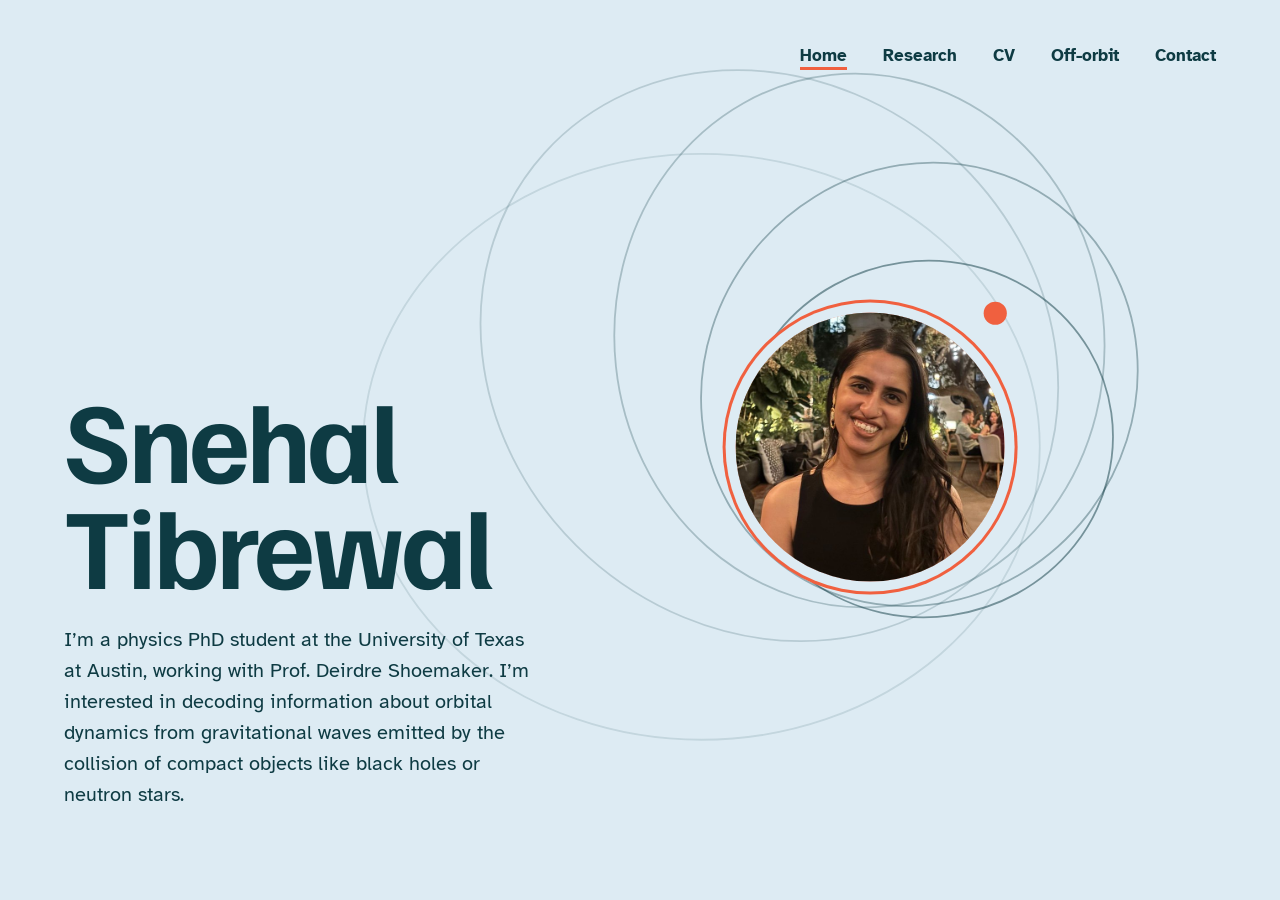
<file: index.html>
<!DOCTYPE html>
<html lang="en">
<head>
  <meta charset="utf-8">
  <meta name="viewport" content="width=device-width, initial-scale=1">
  <title>Snehal Tibrewal | Gravitational-wave physicist</title>
  <meta name="description" content="Snehal Tibrewal is a physics PhD student at UT Austin and LVK member working on gravitational-wave data analysis: eccentric orbits, Bayesian inference, and numerical-relativity waveform systematics.">
  <link rel="canonical" href="https://snehaltibrewal.github.io/">
  <meta property="og:title" content="Snehal Tibrewal | Gravitational-wave physicist">
  <meta property="og:description" content="Snehal Tibrewal is a physics PhD student at UT Austin and LVK member working on gravitational-wave data analysis: eccentric orbits, Bayesian inference, and numerical-relativity waveform systematics.">
  <meta property="og:url" content="https://snehaltibrewal.github.io/">
  <meta property="og:type" content="website">
  <meta property="og:image" content="https://snehaltibrewal.github.io/images/snehal.jpg">
  <link rel="icon" href="data:image/svg+xml,<svg xmlns='http://www.w3.org/2000/svg' viewBox='0 0 32 32'><rect width='32' height='32' rx='8' fill='%23DDEBF3'/><ellipse cx='15' cy='16' rx='12' ry='8' fill='none' stroke='%230E3B43' stroke-width='2.5' transform='rotate(-20 16 16)'/><circle cx='12' cy='17' r='4' fill='%230E3B43'/><circle cx='25' cy='10' r='3.2' fill='%23F0603F'/></svg>">
  <link rel="preconnect" href="https://fonts.googleapis.com">
  <link rel="preconnect" href="https://fonts.gstatic.com" crossorigin>
  <link href="https://fonts.googleapis.com/css2?family=Familjen+Grotesk:wght@500;700&family=Atkinson+Hyperlegible:ital,wght@0,400;0,700;1,400&display=swap" rel="stylesheet">
  <link rel="stylesheet" href="style.css">
  <script type="application/ld+json">
  {
    "@context": "https://schema.org",
    "@type": "Person",
    "name": "Snehal Tibrewal",
    "jobTitle": "PhD student in physics",
    "image": "https://snehaltibrewal.github.io/images/snehal.jpg",
    "affiliation": [
      { "@type": "CollegeOrUniversity", "name": "The University of Texas at Austin", "department": "Department of Physics" },
      { "@type": "Organization", "name": "LIGO–Virgo–KAGRA Collaboration" }
    ],
    "address": { "@type": "PostalAddress", "addressLocality": "Austin", "addressRegion": "TX" },
    "knowsAbout": ["Gravitational waves", "Bayesian inference", "Parameter estimation", "Orbital eccentricity", "Numerical relativity", "Waveform systematics"],
    "url": "https://snehaltibrewal.github.io/",
    "sameAs": [
      "https://scholar.google.com/citations?user=2z5o5YIAAAAJ",
      "https://inspirehep.net/authors/3115386",
      "https://orcid.org/0000-0003-4159-8291",
      "https://github.com/SnehalTibrewal"
    ]
  }
  </script>
</head>
<body class="home">
  <a class="skip" href="#main">Skip to content</a>
  <header class="top">
    <nav class="nav" aria-label="Pages">
      <a href="index.html" aria-current="page">Home</a>
      <a href="research.html">Research</a>
      <a href="cv.html">CV</a>
      <a href="off-orbit.html">Off-orbit</a>
      <a href="contact.html">Contact</a>
    </nav>
  </header>
  <main id="main" class="landing">
    <div class="stage">
      <!-- A precessing, shrinking eccentric orbit, drawn around the photo -->
      <svg class="orbit" viewBox="-460 -450 920 900" aria-hidden="true">
        <g fill="none" stroke="currentColor" stroke-width="2">
          <ellipse cx="-190" cy="0" rx="380" ry="329" opacity="0.12"/>
          <ellipse cx="-153" cy="0" rx="340" ry="304" opacity="0.18" transform="rotate(42)"/>
          <ellipse cx="-120" cy="0" rx="300" ry="275" opacity="0.26" transform="rotate(84)"/>
          <ellipse cx="-89" cy="0" rx="255" ry="239" opacity="0.36" transform="rotate(128)"/>
          <ellipse cx="-63" cy="0" rx="210" ry="200" opacity="0.5" transform="rotate(172)"/>
        </g>
        <circle class="star" cx="140" cy="-150" r="13"/>
      </svg>
      <img class="portrait" src="images/snehal.jpg" alt="Snehal Tibrewal" width="640" height="800">
    </div>
    <div class="intro">
      <h1>Snehal<br>Tibrewal</h1>
      <p>I’m a physics PhD student at the University of Texas at Austin, working with Prof. Deirdre Shoemaker. I’m interested in decoding information about orbital dynamics from gravitational waves emitted by the collision of compact objects like black holes or neutron stars.</p>
    </div>
  </main>
  <footer class="foot">
    <p>Snehal Tibrewal, The University of Texas at Austin. Hosted on GitHub Pages, no trackers.</p>
  </footer>
</body>
</html>
</file>
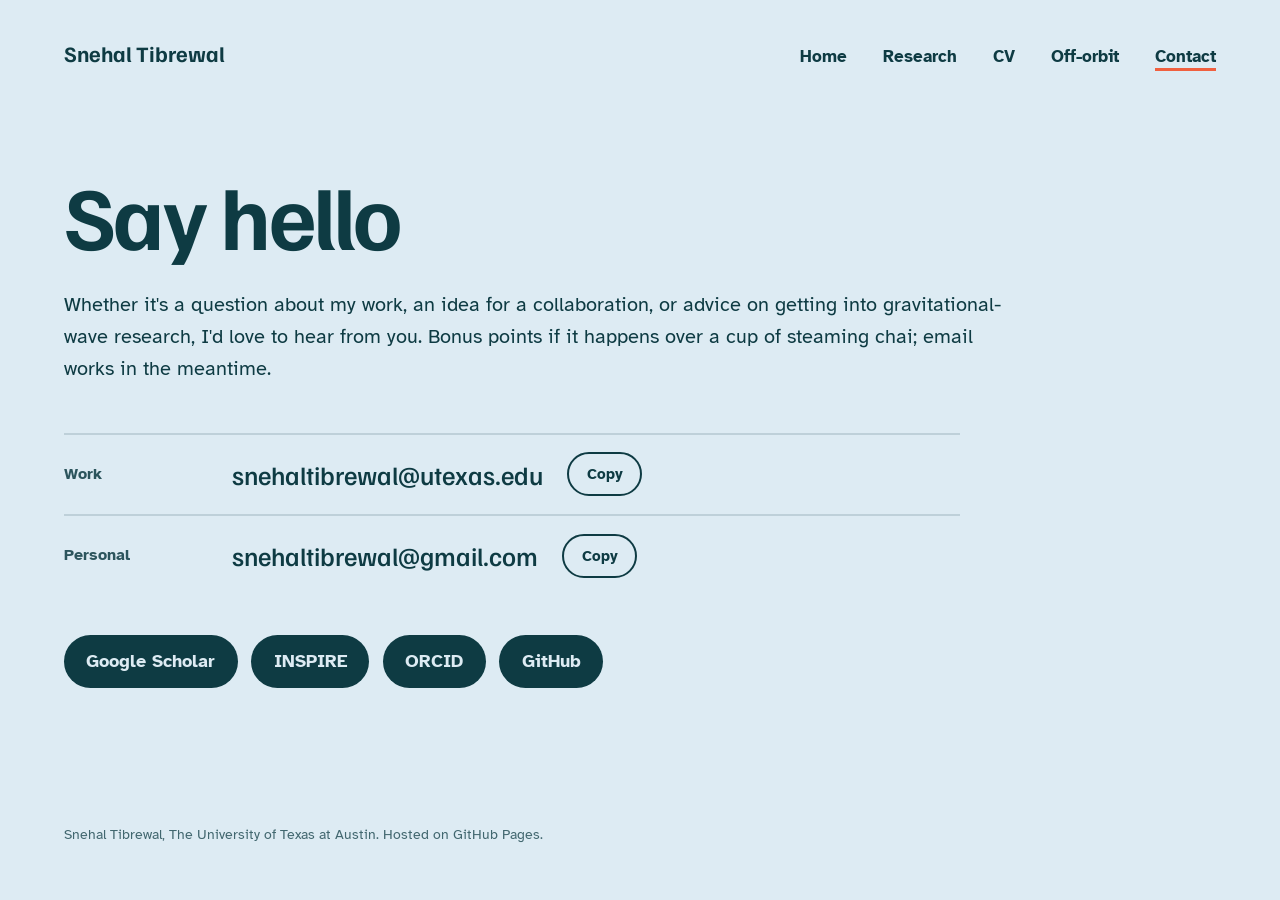
<file: contact.html>
<!DOCTYPE html>
<html lang="en">
<head>
  <meta charset="utf-8">
  <meta name="viewport" content="width=device-width, initial-scale=1">
  <title>Contact | Snehal Tibrewal</title>
  <meta name="description" content="How to reach Snehal Tibrewal: email, Google Scholar, INSPIRE, ORCID and GitHub.">
  <link rel="canonical" href="https://snehaltibrewal.github.io/contact.html">
  <meta property="og:title" content="Contact | Snehal Tibrewal">
  <meta property="og:description" content="How to reach Snehal Tibrewal: email, Google Scholar, INSPIRE, ORCID and GitHub.">
  <meta property="og:url" content="https://snehaltibrewal.github.io/contact.html">
  <meta property="og:type" content="website">
  <meta property="og:image" content="https://snehaltibrewal.github.io/images/snehal.jpg">
  <link rel="icon" href="data:image/svg+xml,<svg xmlns='http://www.w3.org/2000/svg' viewBox='0 0 32 32'><rect width='32' height='32' rx='8' fill='%23DDEBF3'/><ellipse cx='15' cy='16' rx='12' ry='8' fill='none' stroke='%230E3B43' stroke-width='2.5' transform='rotate(-20 16 16)'/><circle cx='12' cy='17' r='4' fill='%230E3B43'/><circle cx='25' cy='10' r='3.2' fill='%23F0603F'/></svg>">
  <link rel="preconnect" href="https://fonts.googleapis.com">
  <link rel="preconnect" href="https://fonts.gstatic.com" crossorigin>
  <link href="https://fonts.googleapis.com/css2?family=Familjen+Grotesk:wght@500;700&family=Atkinson+Hyperlegible:ital,wght@0,400;0,700;1,400&display=swap" rel="stylesheet">
  <link rel="stylesheet" href="style.css">
</head>
<body>
  <a class="skip" href="#main">Skip to content</a>
  <header class="top">
    <a class="name-link" href="index.html">Snehal Tibrewal</a>
    <nav class="nav" aria-label="Pages">
      <a href="index.html">Home</a>
      <a href="research.html">Research</a>
      <a href="cv.html">CV</a>
      <a href="off-orbit.html">Off-orbit</a>
      <a href="contact.html" aria-current="page">Contact</a>
    </nav>
  </header>
  <main id="main" class="page">
    <h1 class="page-title">Say hello</h1>
    <p class="lead">Whether it's a question about my work, an idea for a collaboration, or advice on getting into gravitational-wave research, I'd love to hear from you. Bonus points if it happens over a cup of steaming chai; email works in the meantime.</p>
    <dl class="emails">
      <div><dt>Work</dt><dd><span class="addr">snehaltibrewal@utexas.edu</span><button type="button" class="copy" data-copy="snehaltibrewal@utexas.edu" aria-label="Copy work email">Copy</button></dd></div>
      <div><dt>Personal</dt><dd><span class="addr">snehaltibrewal@gmail.com</span><button type="button" class="copy" data-copy="snehaltibrewal@gmail.com" aria-label="Copy personal email">Copy</button></dd></div>
    </dl>
    <p class="copy-status" role="status" aria-live="polite" style="position:absolute;left:-9999px"></p>
    <ul class="links">
      <li><a href="https://scholar.google.com/citations?user=2z5o5YIAAAAJ">Google Scholar</a></li>
      <li><a href="https://inspirehep.net/authors/3115386?ui-citation-summary=true">INSPIRE</a></li>
      <li><a href="https://orcid.org/0000-0003-4159-8291">ORCID</a></li>
      <li><a href="https://github.com/SnehalTibrewal">GitHub</a></li>
    </ul>
  </main>
  <footer class="foot">
    <p>Snehal Tibrewal, The University of Texas at Austin. Hosted on GitHub Pages.</p>
  </footer>
  <script src="site.js" defer></script>
</body>
</html>
</file>
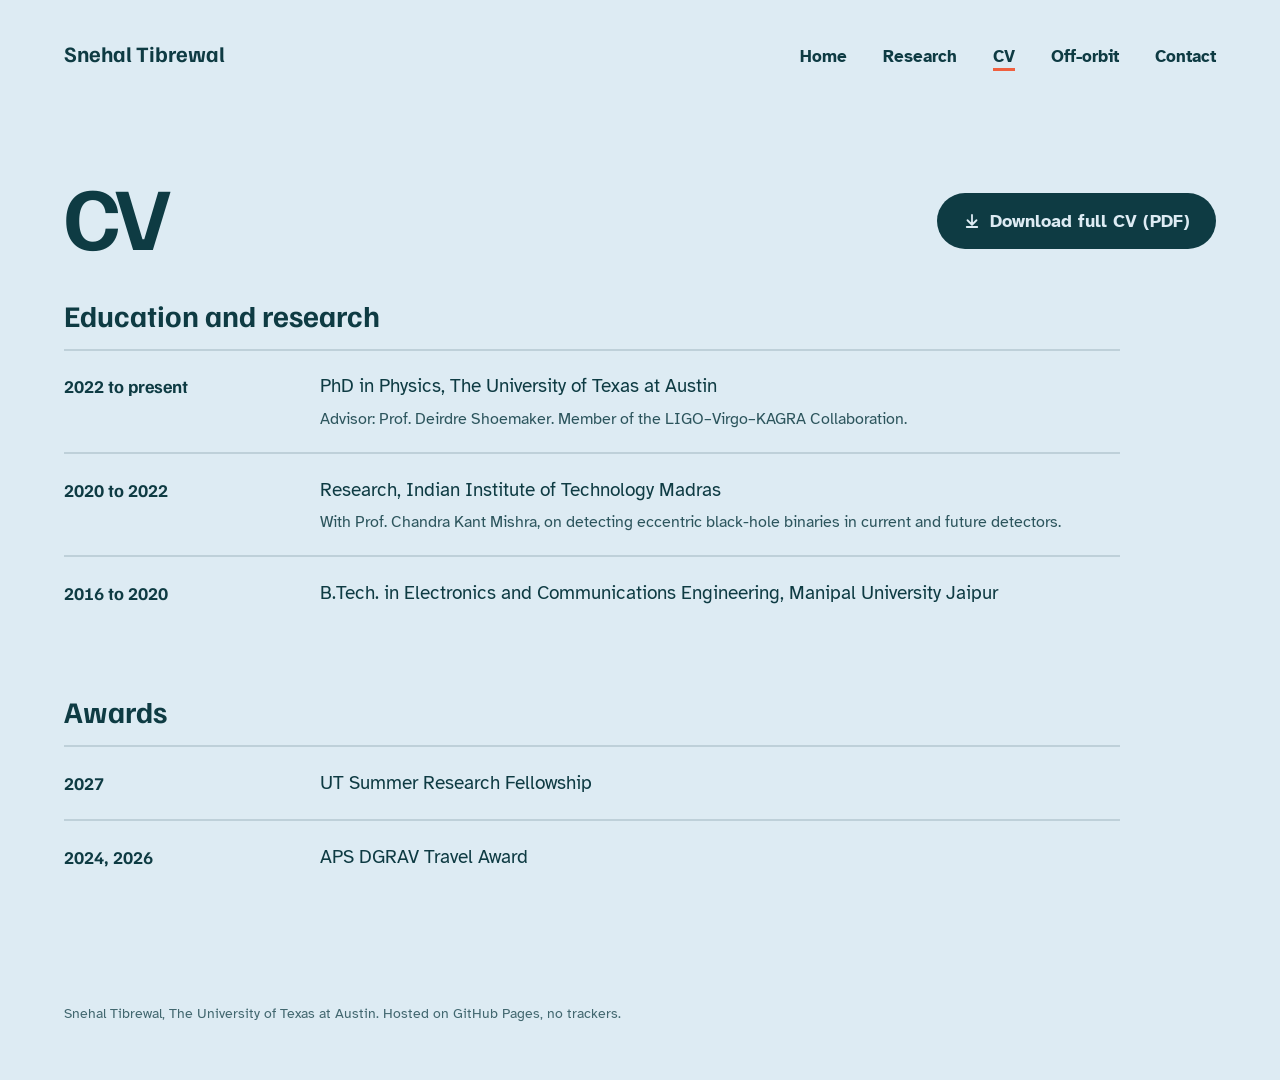
<file: cv.html>
<!DOCTYPE html>
<html lang="en">
<head>
  <meta charset="utf-8">
  <meta name="viewport" content="width=device-width, initial-scale=1">
  <title>CV | Snehal Tibrewal</title>
  <meta name="description" content="CV of Snehal Tibrewal: PhD in physics at UT Austin, research at IIT Madras, B.Tech. at Manipal University Jaipur.">
  <link rel="canonical" href="https://snehaltibrewal.github.io/cv.html">
  <meta property="og:title" content="CV | Snehal Tibrewal">
  <meta property="og:description" content="CV of Snehal Tibrewal: PhD in physics at UT Austin, research at IIT Madras, B.Tech. at Manipal University Jaipur.">
  <meta property="og:url" content="https://snehaltibrewal.github.io/cv.html">
  <meta property="og:type" content="website">
  <meta property="og:image" content="https://snehaltibrewal.github.io/images/snehal.jpg">
  <link rel="icon" href="data:image/svg+xml,<svg xmlns='http://www.w3.org/2000/svg' viewBox='0 0 32 32'><rect width='32' height='32' rx='8' fill='%23DDEBF3'/><ellipse cx='15' cy='16' rx='12' ry='8' fill='none' stroke='%230E3B43' stroke-width='2.5' transform='rotate(-20 16 16)'/><circle cx='12' cy='17' r='4' fill='%230E3B43'/><circle cx='25' cy='10' r='3.2' fill='%23F0603F'/></svg>">
  <link rel="preconnect" href="https://fonts.googleapis.com">
  <link rel="preconnect" href="https://fonts.gstatic.com" crossorigin>
  <link href="https://fonts.googleapis.com/css2?family=Familjen+Grotesk:wght@500;700&family=Atkinson+Hyperlegible:ital,wght@0,400;0,700;1,400&display=swap" rel="stylesheet">
  <link rel="stylesheet" href="style.css">
</head>
<body>
  <a class="skip" href="#main">Skip to content</a>
  <header class="top">
    <a class="name-link" href="index.html">Snehal Tibrewal</a>
    <nav class="nav" aria-label="Pages">
      <a href="index.html">Home</a>
      <a href="research.html">Research</a>
      <a href="cv.html" aria-current="page">CV</a>
      <a href="off-orbit.html">Off-orbit</a>
      <a href="contact.html">Contact</a>
    </nav>
  </header>
  <main id="main" class="page">
    <div class="cv-head">
      <h1 class="page-title">CV</h1>
      <a class="button" href="cv.pdf">
        <svg width="18" height="18" viewBox="0 0 24 24" fill="none" stroke="currentColor" stroke-width="2.4" stroke-linecap="round" stroke-linejoin="round" aria-hidden="true"><path d="M12 4v12M6 11l6 6 6-6M5 20h14"/></svg>
        Download full CV (PDF)
      </a>
    </div>
    <h2 class="section" style="margin-top: 0.5rem">Education and research</h2>
    <ul class="timeline">
      <li><span class="when">2022 to present</span><div><p>PhD in Physics, The University of Texas at Austin</p><p>Advisor: Prof. Deirdre Shoemaker. Member of the LIGO–Virgo–KAGRA Collaboration.</p></div></li>
      <li><span class="when">2020 to 2022</span><div><p>Research, Indian Institute of Technology Madras</p><p>With Prof. Chandra Kant Mishra, on detecting eccentric black-hole binaries in current and future detectors.</p></div></li>
      <li><span class="when">2016 to 2020</span><div><p>B.Tech. in Electronics and Communications Engineering, Manipal University Jaipur</p></div></li>
    </ul>
    <h2 class="section">Awards</h2>
    <ul class="timeline">
      <li><span class="when">2027</span><div><p>UT Summer Research Fellowship</p></div></li>
      <li><span class="when">2024, 2026</span><div><p>APS DGRAV Travel Award</p></div></li>
    </ul>
  </main>
  <footer class="foot">
    <p>Snehal Tibrewal, The University of Texas at Austin. Hosted on GitHub Pages, no trackers.</p>
  </footer>
</body>
</html>
</file>
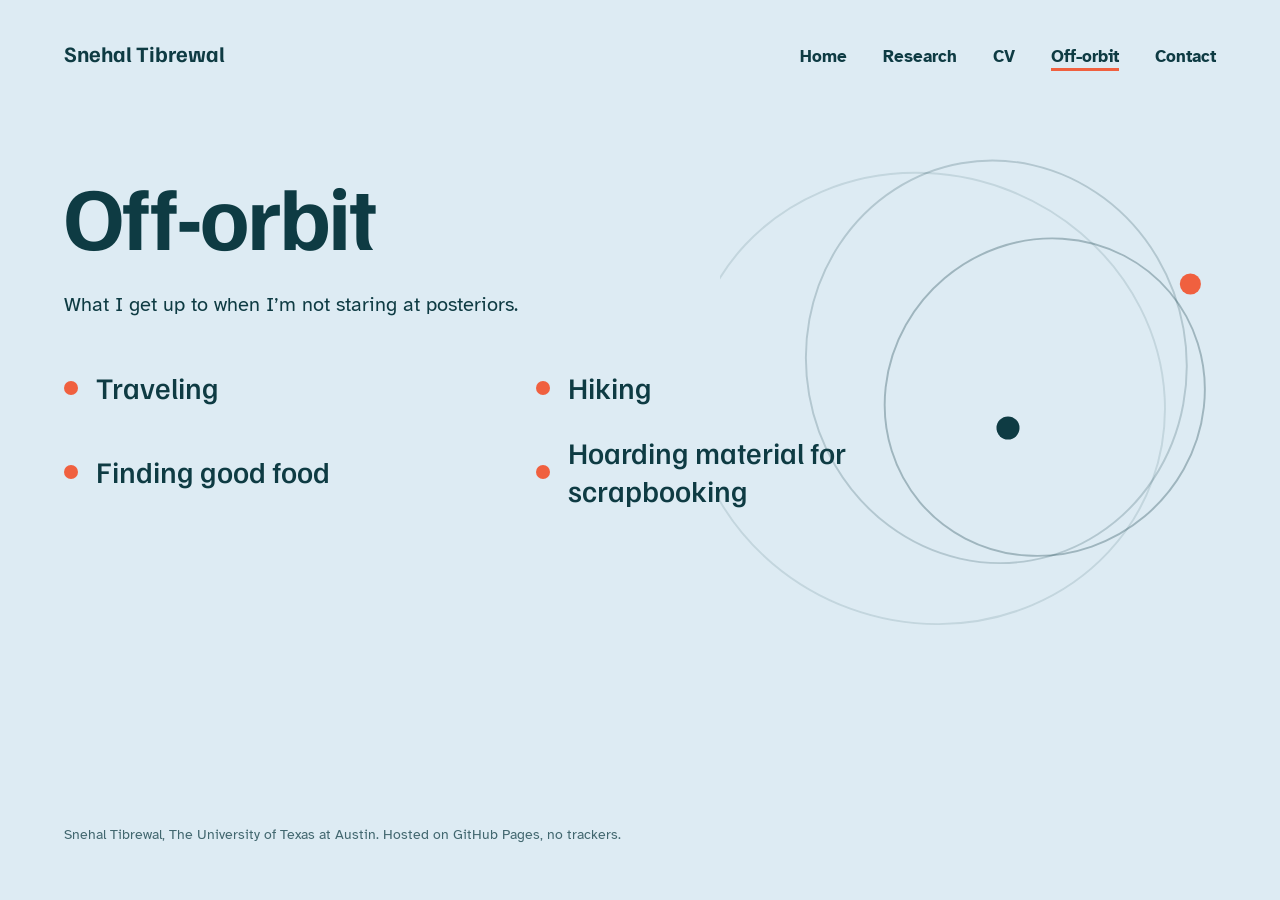
<file: off-orbit.html>
<!DOCTYPE html>
<html lang="en">
<head>
  <meta charset="utf-8">
  <meta name="viewport" content="width=device-width, initial-scale=1">
  <title>Off-orbit | Snehal Tibrewal</title>
  <meta name="description" content="What Snehal Tibrewal does outside research: traveling, hiking, good food and scrapbooking.">
  <link rel="canonical" href="https://snehaltibrewal.github.io/off-orbit.html">
  <meta property="og:title" content="Off-orbit | Snehal Tibrewal">
  <meta property="og:description" content="What Snehal Tibrewal does outside research: traveling, hiking, good food and scrapbooking.">
  <meta property="og:url" content="https://snehaltibrewal.github.io/off-orbit.html">
  <meta property="og:type" content="website">
  <meta property="og:image" content="https://snehaltibrewal.github.io/images/snehal.jpg">
  <link rel="icon" href="data:image/svg+xml,<svg xmlns='http://www.w3.org/2000/svg' viewBox='0 0 32 32'><rect width='32' height='32' rx='8' fill='%23DDEBF3'/><ellipse cx='15' cy='16' rx='12' ry='8' fill='none' stroke='%230E3B43' stroke-width='2.5' transform='rotate(-20 16 16)'/><circle cx='12' cy='17' r='4' fill='%230E3B43'/><circle cx='25' cy='10' r='3.2' fill='%23F0603F'/></svg>">
  <link rel="preconnect" href="https://fonts.googleapis.com">
  <link rel="preconnect" href="https://fonts.gstatic.com" crossorigin>
  <link href="https://fonts.googleapis.com/css2?family=Familjen+Grotesk:wght@500;700&family=Atkinson+Hyperlegible:ital,wght@0,400;0,700;1,400&display=swap" rel="stylesheet">
  <link rel="stylesheet" href="style.css">
</head>
<body>
  <a class="skip" href="#main">Skip to content</a>
  <header class="top">
    <a class="name-link" href="index.html">Snehal Tibrewal</a>
    <nav class="nav" aria-label="Pages">
      <a href="index.html">Home</a>
      <a href="research.html">Research</a>
      <a href="cv.html">CV</a>
      <a href="off-orbit.html" aria-current="page">Off-orbit</a>
      <a href="contact.html">Contact</a>
    </nav>
  </header>
  <main id="main" class="page off-orbit">
    <svg class="doodle" viewBox="-300 -300 600 600" aria-hidden="true">
      <g fill="none" stroke="currentColor" stroke-width="2">
        <ellipse cx="-90" cy="0" rx="250" ry="233" opacity="0.12" transform="rotate(20)"/>
        <ellipse cx="-70" cy="0" rx="210" ry="198" opacity="0.2" transform="rotate(80)"/>
        <ellipse cx="-50" cy="0" rx="170" ry="162" opacity="0.3" transform="rotate(140)"/>
      </g>
      <circle cx="0" cy="0" r="12" fill="currentColor"/>
      <circle cx="190" cy="-150" r="11" fill="#F0603F"/>
    </svg>
    <h1 class="page-title">Off-orbit</h1>
    <p class="lead">What I get up to when I’m not staring at posteriors.</p>
    <ul class="hobbies">
      <li>Traveling</li>
      <li>Hiking</li>
      <li>Finding good food</li>
      <li>Hoarding material for scrapbooking</li>
    </ul>
  </main>
  <footer class="foot">
    <p>Snehal Tibrewal, The University of Texas at Austin. Hosted on GitHub Pages, no trackers.</p>
  </footer>
</body>
</html>
</file>
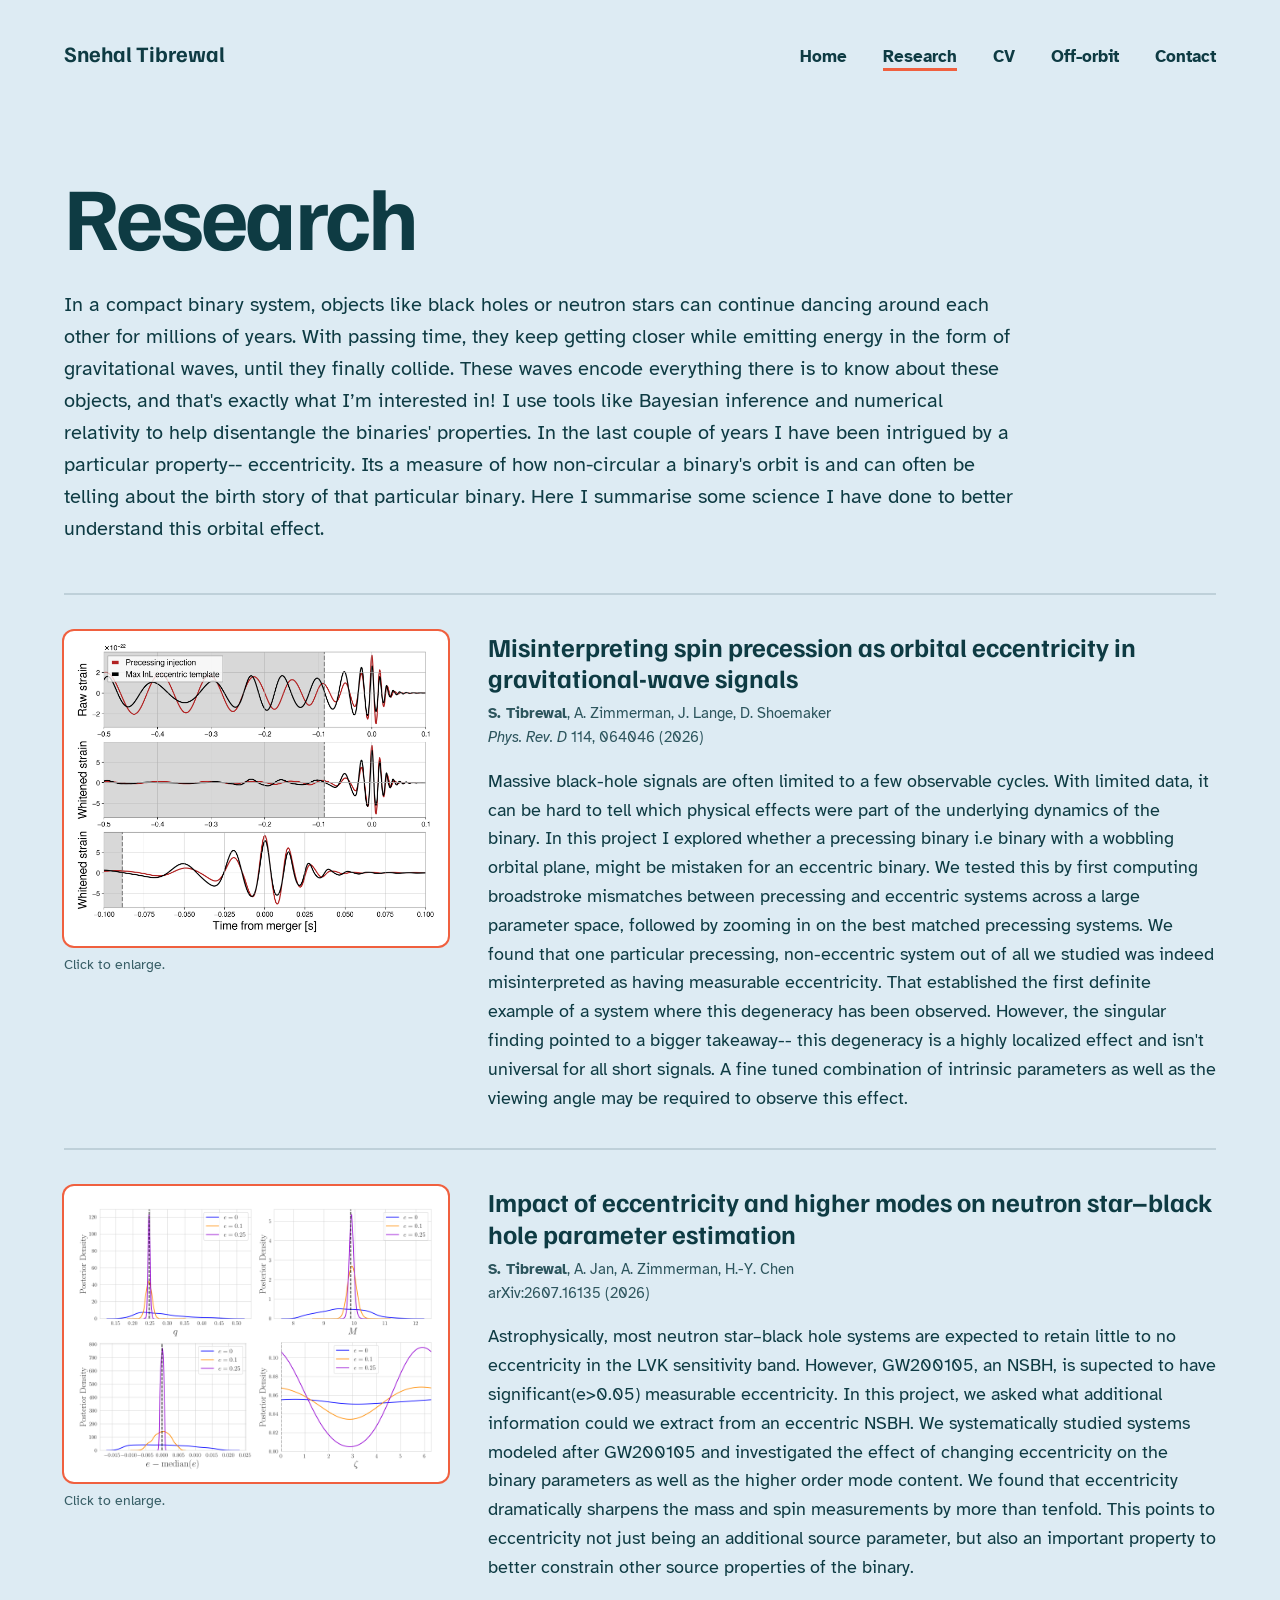
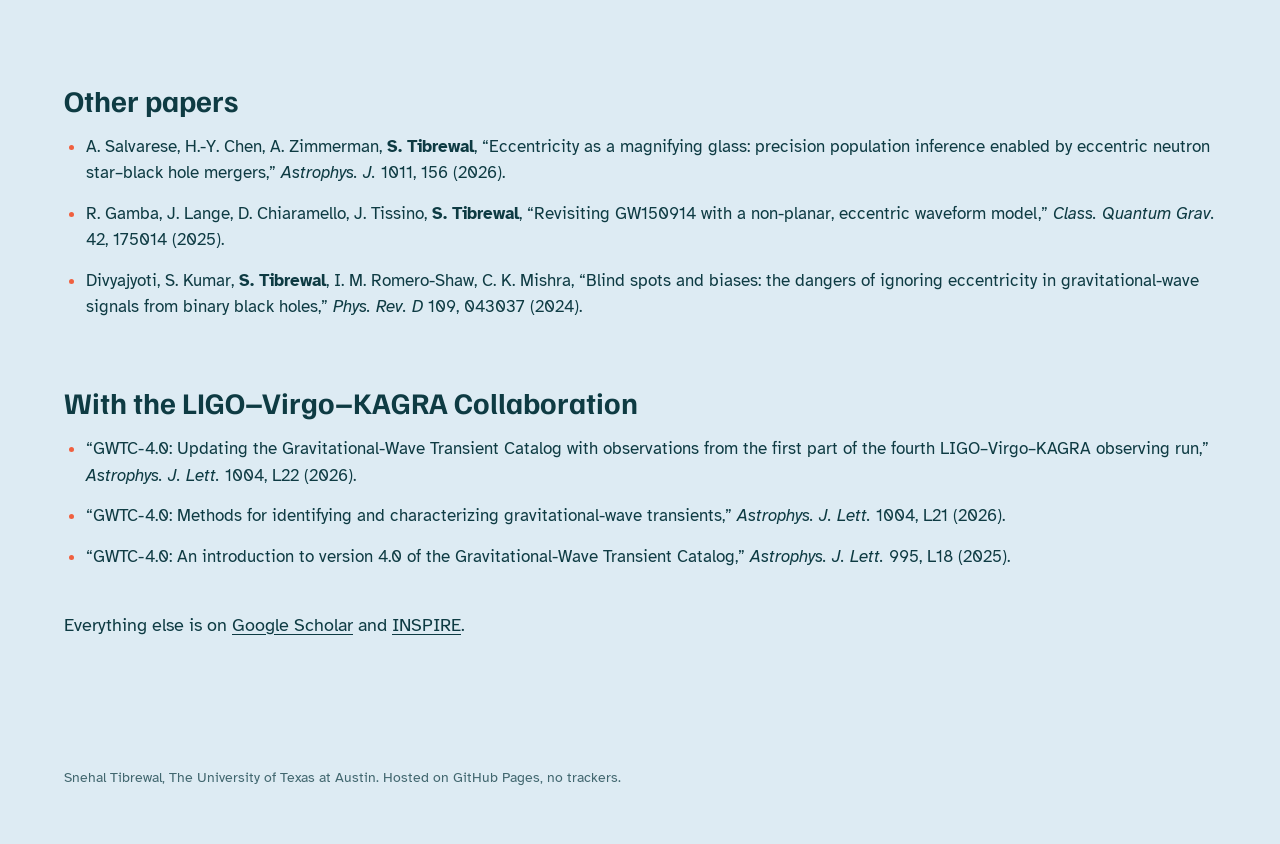
<file: research.html>
<!DOCTYPE html>
<html lang="en">
<head>
  <meta charset="utf-8">
  <meta name="viewport" content="width=device-width, initial-scale=1">
  <title>Research | Snehal Tibrewal</title>
  <meta name="description" content="Snehal Tibrewal’s research on eccentric gravitational-wave sources, Bayesian parameter estimation, and waveform systematics, with papers and figures.">
  <link rel="canonical" href="https://snehaltibrewal.github.io/research.html">
  <meta property="og:title" content="Research | Snehal Tibrewal">
  <meta property="og:description" content="Snehal Tibrewal’s research on eccentric gravitational-wave sources, Bayesian parameter estimation, and waveform systematics, with papers and figures.">
  <meta property="og:url" content="https://snehaltibrewal.github.io/research.html">
  <meta property="og:type" content="website">
  <meta property="og:image" content="https://snehaltibrewal.github.io/images/snehal.jpg">
  <link rel="icon" href="data:image/svg+xml,<svg xmlns='http://www.w3.org/2000/svg' viewBox='0 0 32 32'><rect width='32' height='32' rx='8' fill='%23DDEBF3'/><ellipse cx='15' cy='16' rx='12' ry='8' fill='none' stroke='%230E3B43' stroke-width='2.5' transform='rotate(-20 16 16)'/><circle cx='12' cy='17' r='4' fill='%230E3B43'/><circle cx='25' cy='10' r='3.2' fill='%23F0603F'/></svg>">
  <link rel="preconnect" href="https://fonts.googleapis.com">
  <link rel="preconnect" href="https://fonts.gstatic.com" crossorigin>
  <link href="https://fonts.googleapis.com/css2?family=Familjen+Grotesk:wght@500;700&family=Atkinson+Hyperlegible:ital,wght@0,400;0,700;1,400&display=swap" rel="stylesheet">
  <link rel="stylesheet" href="style.css">
</head>
<body>
  <a class="skip" href="#main">Skip to content</a>
  <header class="top">
    <a class="name-link" href="index.html">Snehal Tibrewal</a>
    <nav class="nav" aria-label="Pages">
      <a href="index.html">Home</a>
      <a href="research.html" aria-current="page">Research</a>
      <a href="cv.html">CV</a>
      <a href="off-orbit.html">Off-orbit</a>
      <a href="contact.html">Contact</a>
    </nav>
  </header>
  <main id="main" class="page">
    <h1 class="page-title">Research</h1>
    <div class="measure">
      <p class="lead">In a compact binary system, objects like black holes or neutron stars can continue dancing around each other for millions of years. With passing time, they keep getting closer while emitting energy in the form of gravitational waves, until they finally collide. These waves encode everything there is to know about these objects, and that's exactly what I’m interested in! I use tools like Bayesian inference and numerical relativity to help disentangle the binaries' properties. In the last couple of years I have been intrigued by a particular property-- eccentricity. Its a measure of how non-circular a binary's orbit is and can often be telling about the birth story of that particular binary. Here I summarise some science I have done to better understand this orbital effect.</p>
      <article class="project">
        <figure>
          <a href="images/ecc-prec.png" title="Open the full-size figure"><img src="images/ecc-prec.png" alt="A precessing injection (red) and the best-fitting eccentric template (black) overlap closely near merger, in raw and whitened strain" loading="lazy"></a>
          <figcaption>Click to enlarge.</figcaption>
        </figure>
        <div>
          <h3><a href="https://arxiv.org/abs/2601.02260">Misinterpreting spin precession as orbital eccentricity in gravitational-wave signals</a></h3>
          <p class="byline"><strong>S. Tibrewal</strong>, A. Zimmerman, J. Lange, D. Shoemaker<br><em>Phys. Rev. D</em> 114, 064046 (2026)</p>
          <p>Massive black-hole signals are often limited to a few observable cycles. With limited data, it can be hard to tell which physical effects were part of the underlying dynamics of the binary. In this project I explored whether a precessing binary i.e binary with a wobbling orbital plane, might be mistaken for an eccentric binary. We tested this by first computing broadstroke mismatches between precessing and eccentric systems across a large parameter space, followed by zooming in on the best matched precessing systems. We found that one particular precessing, non-eccentric system out of all we studied was indeed misinterpreted as having measurable eccentricity. That established the first definite example of a system where this degeneracy has been observed. However, the singular finding pointed to a bigger takeaway-- this degeneracy is a highly localized effect and isn't universal for all short signals. A fine tuned combination of intrinsic parameters as well as the viewing angle may be required to observe this effect.</p>
        </div>
      </article>
      <article class="project">
        <figure>
          <a href="images/ecc-nsbh.png" title="Open the full-size figure"><img src="images/ecc-nsbh.png" alt="Posteriors on mass ratio, chirp mass, eccentricity and mean anomaly narrow sharply as the injected eccentricity rises from 0 to 0.1 to 0.25" loading="lazy"></a>
          <figcaption>Click to enlarge.</figcaption>
        </figure>
        <div>
          <h3><a href="https://arxiv.org/abs/2607.16135">Impact of eccentricity and higher modes on neutron star–black hole parameter estimation</a></h3>
          <p class="byline"><strong>S. Tibrewal</strong>, A. Jan, A. Zimmerman, H.-Y. Chen<br>arXiv:2607.16135 (2026)</p>
          <p>Astrophysically, most neutron star–black hole systems are expected to retain little to no eccentricity in the LVK sensitivity band. However, GW200105, an NSBH, is supected to have significant(e>0.05) measurable eccentricity. In this project, we asked what additional information could we extract from an eccentric NSBH. We systematically studied systems modeled after GW200105 and investigated the effect of changing eccentricity on the binary parameters as well as the higher order mode content. We found that eccentricity dramatically sharpens the mass and spin measurements by more than tenfold. This points to eccentricity not just being an additional source parameter, but also an important property to better constrain other source properties of the binary.</p>
        </div>
      </article>

      <h2 class="section">Other papers</h2>
      <ul class="pubs">
        <li>A. Salvarese, H.-Y. Chen, A. Zimmerman, <strong>S. Tibrewal</strong>, “Eccentricity as a magnifying glass: precision population inference enabled by eccentric neutron star–black hole mergers,” <em>Astrophys. J.</em> 1011, 156 (2026).</li>
        <li>R. Gamba, J. Lange, D. Chiaramello, J. Tissino, <strong>S. Tibrewal</strong>, “Revisiting GW150914 with a non-planar, eccentric waveform model,” <em>Class. Quantum Grav.</em> 42, 175014 (2025).</li>
        <li>Divyajyoti, S. Kumar, <strong>S. Tibrewal</strong>, I. M. Romero-Shaw, C. K. Mishra, “Blind spots and biases: the dangers of ignoring eccentricity in gravitational-wave signals from binary black holes,” <em>Phys. Rev. D</em> 109, 043037 (2024).</li>
      </ul>

      <h2 class="section">With the LIGO–Virgo–KAGRA Collaboration</h2>
      <ul class="pubs">
        <li>“GWTC-4.0: Updating the Gravitational-Wave Transient Catalog with observations from the first part of the fourth LIGO–Virgo–KAGRA observing run,” <em>Astrophys. J. Lett.</em> 1004, L22 (2026).</li>
        <li>“GWTC-4.0: Methods for identifying and characterizing gravitational-wave transients,” <em>Astrophys. J. Lett.</em> 1004, L21 (2026).</li>
        <li>“GWTC-4.0: An introduction to version 4.0 of the Gravitational-Wave Transient Catalog,” <em>Astrophys. J. Lett.</em> 995, L18 (2025).</li>
      </ul>

      <p style="margin-top: 2.5rem">Everything else is on <a href="https://scholar.google.com/citations?user=2z5o5YIAAAAJ">Google Scholar</a> and <a href="https://inspirehep.net/authors/3115386?ui-citation-summary=true">INSPIRE</a>.</p>
    </div>
  </main>
  <footer class="foot">
    <p>Snehal Tibrewal, The University of Texas at Austin. Hosted on GitHub Pages, no trackers.</p>
  </footer>
</body>
</html>
</file>
<file: style.css>
/* =========================================================
   Colours and fonts. Change these to restyle the whole site.
   ========================================================= */
:root {
  --bg: #DDEBF3;      /* sky: page background */
  --ink: #0E3B43;     /* deep teal: text */
  --accent: #F0603F;  /* coral: rings, dots, underlines (decoration only) */
  --hover: #B8381E;   /* darker coral: link hover, readable on sky */
  --rule: rgba(14, 59, 67, 0.15);

  --display: "Familjen Grotesk", "Avenir Next", system-ui, sans-serif;
  --body: "Atkinson Hyperlegible", "Segoe UI", system-ui, sans-serif;

  --pad: clamp(1.25rem, 5vw, 4.5rem);
}

*, *::before, *::after { box-sizing: border-box; }
html { -webkit-text-size-adjust: 100%; }
body {
  margin: 0;
  background: var(--bg);
  color: var(--ink);
  font-family: var(--body);
  font-size: 1.125rem;
  line-height: 1.6;
  overflow-x: clip;
  min-height: 100svh;
  display: flex; flex-direction: column;
}
body > main { flex: 1 0 auto; }
img { max-width: 100%; }
a { color: var(--ink); text-underline-offset: 0.18em; }
a:hover { color: var(--hover); }
:focus-visible { outline: 3px solid var(--accent); outline-offset: 3px; border-radius: 3px; }

.skip { position: absolute; left: 1rem; top: -4rem; background: var(--ink); color: var(--bg); padding: 0.5rem 1rem; z-index: 10; }
.skip:focus { top: 1rem; }

/* ---------- Header and navigation ---------- */
.top {
  position: relative; z-index: 3;
  display: flex; flex-wrap: wrap; align-items: baseline; justify-content: space-between;
  gap: 0.75rem 2rem;
  padding: 2.25rem var(--pad) 0;
}
.home .top { justify-content: flex-end; }
.name-link {
  font-family: var(--display); font-weight: 700; font-size: 1.375rem;
  text-decoration: none;
}
.nav { display: flex; flex-wrap: wrap; gap: 0.5rem 2.25rem; font-weight: 700; font-size: 1.0625rem; }
.nav a { text-decoration: none; padding: 0.35rem 0; }
.nav a[aria-current="page"] {
  text-decoration: underline; text-decoration-color: var(--accent);
  text-decoration-thickness: 3px; text-underline-offset: 6px;
}

/* ---------- Landing page ---------- */
.landing {
  position: relative;
  min-height: 100svh;
  margin-top: -5rem;           /* let the stage run under the header */
}
.stage {
  position: absolute; top: 0; right: 0; bottom: 0; width: 64%;
}
.stage .orbit {
  position: absolute; inset: 0; width: 100%; height: 100%;
  overflow: visible; color: var(--ink); pointer-events: none;
}
.stage .star { fill: var(--accent); }
.portrait {
  position: absolute; left: 50%; top: 50%;
  width: clamp(200px, 21vw, 300px); height: auto; aspect-ratio: 1;
  transform: translate(-50%, -50%);
  border-radius: 50%; object-fit: cover; object-position: 50% 25%;
  box-shadow: 0 0 0 10px var(--bg), 0 0 0 13px var(--accent);
}
.intro {
  position: absolute; left: var(--pad); bottom: clamp(3rem, 10vh, 6rem);
  z-index: 2; max-width: 37rem;
}
.intro h1 {
  margin: 0 0 1.75rem;
  font-family: var(--display); font-weight: 700;
  font-size: clamp(3.5rem, 9vw, 8rem); line-height: 0.92; letter-spacing: -0.03em;
}
.intro p { margin: 0; font-size: 1.25rem; line-height: 1.55; max-width: 30rem; }

/* ---------- Inner pages ---------- */
main.page { padding: 0 var(--pad) 6rem; }
.page-title {
  margin: clamp(3rem, 9vw, 6rem) 0 2rem;
  font-family: var(--display); font-weight: 700;
  font-size: clamp(3rem, 7vw, 6rem); line-height: 0.95; letter-spacing: -0.03em;
}
.lead { font-size: 1.25rem; max-width: 60rem; margin: 0 0 3rem; }
h2.section {
  margin: 4rem 0 1rem;
  font-family: var(--display); font-weight: 700; font-size: 1.875rem; line-height: 1.2;
}
.measure { max-width: 80rem; }

/* Research */
.project {
  display: grid; grid-template-columns: 24rem minmax(0, 1fr); gap: 2.5rem;
  align-items: start; padding: 2.25rem 0; border-top: 2px solid var(--rule);
}
.project figure { margin: 0; }
.project figure a {
  display: block; background: #fff; border-radius: 10px; padding: 10px;
  box-shadow: 0 0 0 2px var(--accent);
}
.project figure a:hover { box-shadow: 0 0 0 4px var(--accent); }
.project figure img { display: block; width: 100%; height: auto; }
.project figcaption { font-size: 0.875rem; margin-top: 0.5rem; opacity: 0.8; }
.project h3 {
  margin: 0 0 0.5rem; font-family: var(--display); font-weight: 700;
  font-size: 1.625rem; line-height: 1.2;
}
.project h3 a { text-decoration: none; }
.project h3 a:hover { text-decoration: underline; text-decoration-color: var(--accent); }
.byline { margin: 0 0 1.1rem; font-size: 0.9375rem; opacity: 0.85; }
.project p:last-child { margin: 0; }

.pubs { margin: 0; padding-left: 1.4rem; font-size: 1.0625rem; line-height: 1.55; }
.pubs li { margin-bottom: 0.9rem; }
.pubs li::marker { color: var(--accent); }

/* CV */
.cv-head { display: flex; flex-wrap: wrap; align-items: flex-end; justify-content: space-between; gap: 1rem 2rem; }
.cv-head .page-title { margin-bottom: 2rem; }
.button {
  display: inline-flex; align-items: center; gap: 0.6rem; margin-bottom: 2.5rem;
  padding: 0.85rem 1.6rem; border-radius: 999px; min-height: 44px;
  background: var(--ink); color: var(--bg); text-decoration: none; font-weight: 700;
}
.button:hover { background: var(--hover); color: #fff; }
.timeline { list-style: none; margin: 0; padding: 0; max-width: 66rem; }
.timeline li {
  display: grid; grid-template-columns: 14rem minmax(0, 1fr); gap: 2rem;
  padding: 1.35rem 0; border-top: 2px solid var(--rule);
}
.timeline .when { font-family: var(--display); font-weight: 700; font-size: 1.125rem; }
.timeline p { margin: 0; font-size: 1.1875rem; line-height: 1.5; }
.timeline p + p { margin-top: 0.35rem; font-size: 1rem; opacity: 0.85; }

/* Off-orbit */
.off-orbit { position: relative; overflow-x: clip; }
.off-orbit .doodle {
  position: absolute; right: -1rem; top: 4rem;
  width: min(36rem, 52vw); height: auto; pointer-events: none;
}
.off-orbit > *:not(.doodle) { position: relative; }
.hobbies {
  list-style: none; margin: 0; padding: 0; max-width: 56rem;
  display: grid; grid-template-columns: repeat(2, minmax(0, 1fr)); gap: 1.75rem 3rem;
}
.hobbies li {
  display: flex; align-items: center; gap: 1.1rem;
  font-family: var(--display); font-weight: 500; font-size: 1.875rem; line-height: 1.25;
}
.hobbies li::before {
  content: ""; flex: 0 0 14px; height: 14px; border-radius: 50%; background: var(--accent);
}

/* Contact */
.emails { max-width: 56rem; margin: 0; }
.emails > div {
  display: grid; grid-template-columns: 9rem auto auto; justify-content: start;
  align-items: center; gap: 0.5rem 1.5rem; padding: 1.1rem 0; border-top: 2px solid var(--rule);
}
.emails dt { font-weight: 700; font-size: 1rem; opacity: 0.85; }
.emails dd { margin: 0; display: contents; }
.addr { font-family: var(--display); font-weight: 500; font-size: 1.625rem; overflow-wrap: anywhere; user-select: all; }
.copy {
  font: inherit; font-weight: 700; font-size: 0.9375rem; cursor: pointer;
  min-height: 44px; padding: 0.5rem 1.1rem; border-radius: 999px;
  border: 2px solid var(--ink); background: transparent; color: var(--ink);
}
.copy:hover { background: var(--ink); color: var(--bg); }
.links { list-style: none; margin: 2.5rem 0 0; padding: 0; display: flex; flex-wrap: wrap; gap: 0.85rem; }
.links a {
  display: inline-block; padding: 0.75rem 1.4rem; border-radius: 999px;
  background: var(--ink); color: var(--bg); text-decoration: none; font-weight: 700;
}
.links a:hover { background: var(--hover); color: #fff; }

.foot { padding: 0 var(--pad) 2.5rem; font-size: 0.875rem; opacity: 0.75; }
.home .foot { display: none; }

/* ---------- Tablets and phones ---------- */
@media (max-width: 860px) {
  .landing { margin-top: 0; min-height: 0; display: flex; flex-direction: column; }
  .stage { position: relative; width: 100%; height: min(84vw, 440px); order: 0; overflow: hidden; }
  .intro { position: relative; left: auto; bottom: auto; padding: 0 var(--pad) 3rem; order: 1; }
    .portrait { width: 34vw; max-width: 200px; box-shadow: 0 0 0 7px var(--bg), 0 0 0 10px var(--accent); }
  .project { grid-template-columns: 1fr; gap: 1.25rem; }
  .project figure { max-width: 28rem; }
  .timeline li { grid-template-columns: 1fr; gap: 0.25rem; }
  .off-orbit .doodle { opacity: 0.5; }
}
@media (max-width: 560px) {
  .top { padding-top: 1.5rem; }
  .nav { gap: 0.25rem 1rem; font-size: 1rem; }
  .hobbies { grid-template-columns: 1fr; }
  .hobbies li { font-size: 1.5rem; }
  .emails > div { grid-template-columns: 1fr auto; }
  .emails dt { grid-column: 1 / -1; }
  .addr { font-size: 1.25rem; }
}
</file>
